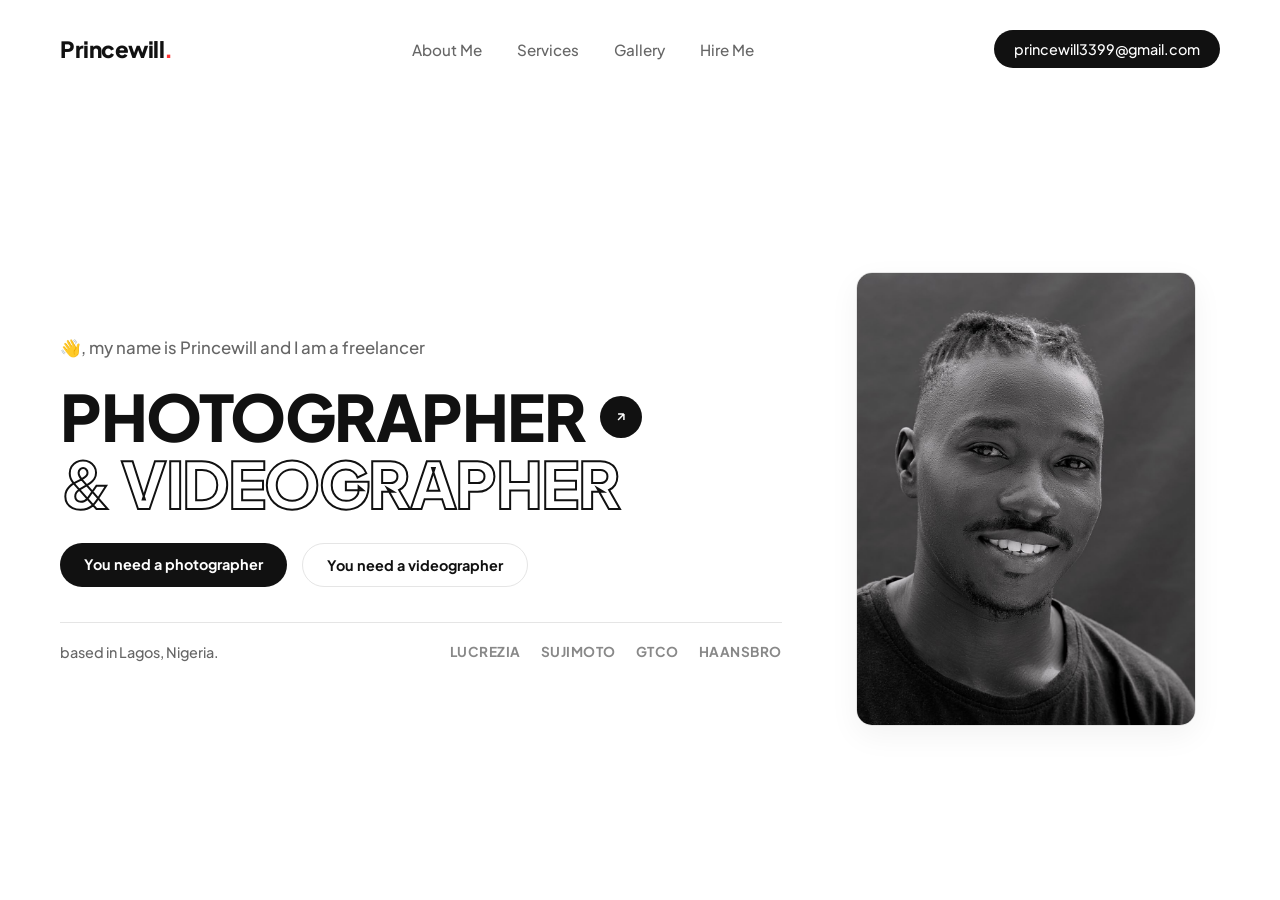
<file: index.html>
<!DOCTYPE html>
<html lang="en">
<head>
    <meta charset="UTF-8">
    <meta name="viewport" content="width=device-width, initial-scale=1.0, maximum-scale=1.0, user-scalable=no">
    <title>Princewill Tola | Photographer & Videographer</title>
    <link rel="icon" type="image/png" href="portrait.jpeg">
    <!-- Google Fonts -->
    <link href="https://fonts.googleapis.com/css2?family=Plus+Jakarta+Sans:wght@300;400;500;700;800&display=swap" rel="stylesheet">
    <link rel="stylesheet" href="index.style.css">
</head>
<body>

    <!-- Minimalist Top Bar -->
    <header class="top-bar">
        <a href="index.html" class="brand">Princewill<span class="dot">.</span></a>
        
        <!-- Desktop Nav Links -->
        <nav class="nav-links">
            <a href="about.html">About Me</a>
            <a href="services.html">Services</a>
            <a href="gallery.html">Gallery</a>
            <a href="contact.html">Hire Me</a>
        </nav>

        <div class="top-actions">
            <a href="contact.html" class="cta-badge desktop-only">princewill3399@gmail.com</a>
            
            <!-- Mobile Menu Toggle Button -->
            <button class="menu-toggle" id="menuToggle" aria-label="Toggle Navigation Menu">
                <span class="bar"></span>
                <span class="bar"></span>
            </button>
        </div>
    </header>

    <!-- Mobile Navigation Overlay Drawer -->
    <div class="mobile-nav-overlay" id="mobileNav">
        <div class="mobile-nav-content">
            <a href="index.html" class="mobile-link">Home</a>
            <a href="about.html" class="mobile-link">About Me</a>
            <a href="services.html" class="mobile-link">Services</a>
            <a href="gallery.html" class="mobile-link">Gallery</a>
            <a href="contact.html" class="mobile-link highlight">Hire Me</a>
            <div class="mobile-footer-info">
                <span>based in Lagos, Nigeria</span>
                <a href="mailto:princewill3399@gmail.com">princewill3399@gmail.com</a>
            </div>
        </div>
    </div>

    <!-- Main Hero Workspace (Two-Column Layout) -->
    <main class="hero-workspace">
        <div class="hero-container">
            
            <!-- Left Column: Content & Typography -->
            <div class="hero-left-col">
                <div class="hero-intro">
                    <span class="wave-emoji">👋</span>, my name is Princewill and I am a freelancer
                </div>

                <div class="hero-typography-wrapper">
                    <h1 class="hero-title">
                        <span class="solid-text">
                            Photographer
                            <!-- Interactive Circular Arrow pointing to Gallery / Reels -->
                            <span class="inline-badge" onclick="window.location.href='gallery.html'" title="View Reels & Gallery">
                                <svg width="14" height="14" viewBox="0 0 24 24" fill="none" stroke="currentColor" stroke-width="2.5"><path d="M7 17L17 7M17 7H7M17 7V17"/></svg>
                            </span>
                        </span>
                        <span class="outline-text">&amp; Videographer</span>
                    </h1>
                </div>

                <!-- Dual Choice CTA Buttons -->
                <div class="hero-cta-buttons">
                    <a href="contact.html?service=photography" class="choice-btn solid">You need a photographer</a>
                    <a href="contact.html?service=videography" class="choice-btn outlined">You need a videographer</a>
                </div>

                <!-- Bottom Row: Location & Client Logos -->
                <div class="hero-footer-row">
                    <div class="location-text">
                        based in Lagos, Nigeria.
                    </div>
                    <div class="client-logos">
                        <span class="client-logo">Lucrezia</span>
                        <span class="client-logo">Sujimoto</span>
                        <span class="client-logo">GTCO</span>
                        <span class="client-logo">Haansbro</span>
                    </div>
                </div>
            </div>

            <!-- Right Column: Portrait Graphic -->
            <div class="hero-right-col">
                <div class="portrait-container">
                    <img src="portrait.jpeg" alt="Princewill Tola Portrait" class="hero-portrait">
                </div>
            </div>

        </div>
    </main>

    <!-- JavaScript File for Toggle Menu -->
    <script src="index.script.js"></script>
</body>
</html>
</file>
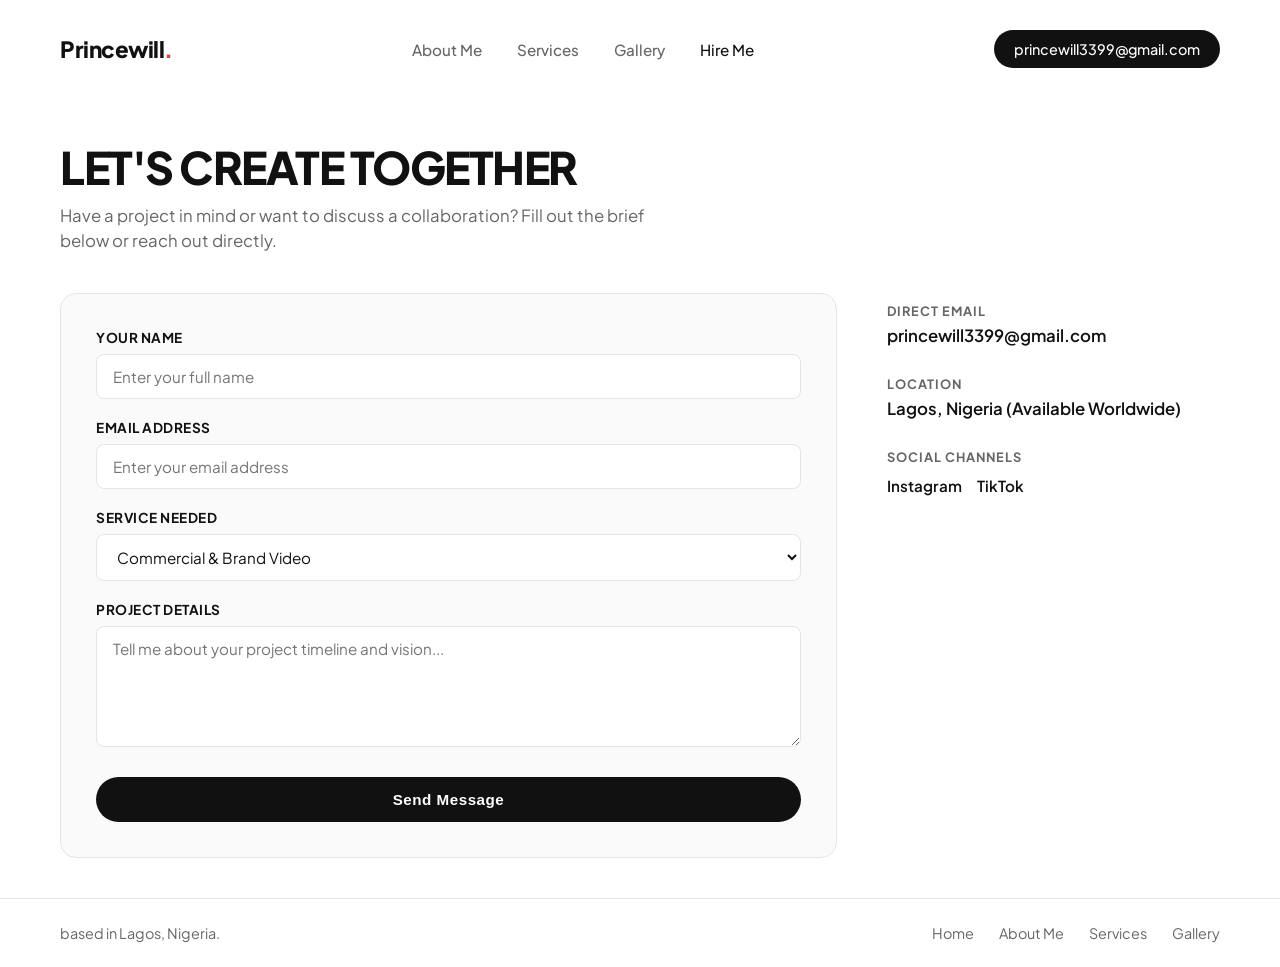
<file: contact.html>
<!DOCTYPE html>
<html lang="en">

<head>
    <meta charset="UTF-8">
    <meta name="viewport" content="width=device-width, initial-scale=1.0, maximum-scale=1.0, user-scalable=no">
    <title>Hire Me | Princewill Tola</title>
    <link rel="icon" type="image/png" href="portrait.jpeg">
    <!-- Google Fonts -->
    <link href="https://fonts.googleapis.com/css2?family=Plus+Jakarta+Sans:wght@300;400;500;700;800&display=swap"
        rel="stylesheet">
    <link rel="stylesheet" href="contact.style.css">
</head>

<body>

    <!-- Minimalist Top Bar -->
    <header class="top-bar">
        <a href="index.html" class="brand">Princewill<span class="dot">.</span></a>

        <!-- Desktop Nav Links -->
        <nav class="nav-links">
            <a href="about.html">About Me</a>
            <a href="services.html">Services</a>
            <a href="gallery.html">Gallery</a>
            <a href="contact.html" class="active-link">Hire Me</a>
        </nav>

        <div class="top-actions">
            <a href="contact.html" class="cta-badge desktop-only">princewill3399@gmail.com</a>

            <!-- Mobile Menu Toggle Button -->
            <button class="menu-toggle" id="menuToggle" aria-label="Toggle Navigation Menu">
                <span class="bar"></span>
                <span class="bar"></span>
            </button>
        </div>
    </header>

    <!-- Mobile Navigation Overlay Drawer -->
    <div class="mobile-nav-overlay" id="mobileNav">
        <div class="mobile-nav-content">
            <a href="index.html" class="mobile-link">Home</a>
            <a href="about.html" class="mobile-link">About Me</a>
            <a href="services.html" class="mobile-link">Services</a>
            <a href="gallery.html" class="mobile-link">Gallery</a>
            <a href="contact.html" class="mobile-link highlight">Hire Me</a>
            <div class="mobile-footer-info">
                <span>based in Lagos, Nigeria</span>
                <a href="mailto:princewill3399@gmail.com">princewill3399@gmail.com</a>
            </div>
        </div>
    </div>

    <!-- Main Contact Workspace -->
    <main class="contact-workspace">
        <div class="contact-container">

            <div class="contact-header-area">
                <h1 class="contact-header">LET'S CREATE TOGETHER</h1>
                <p class="contact-sub">Have a project in mind or want to discuss a collaboration? Fill out the brief
                    below or reach out directly.</p>
            </div>

            <div class="contact-grid">

                <!-- Contact Form Section -->
                <form action="https://formsubmit.co/princewill3399@gmail.com" method="POST" class="contact-form">

                    <!-- Honeypot Anti-Spam Field (keeps bots from spamming your inbox) -->
                    <input type="text" name="_honey" style="display:none">

                    <!-- Disable Captcha (Optional: remove this if you want a captcha check) -->
                    <input type="hidden" name="_captcha" value="false">

                    <!-- Redirect user back to a thank you section or page after submission (Optional) -->
                    <!-- <input type="hidden" name="_next" value="https://yourdomain.com/thank-you.html"> -->

                    <div class="form-group">
                        <label for="name">Your Name</label>
                        <input type="text" id="name" name="name" placeholder="Enter your full name" required>
                    </div>

                    <div class="form-group">
                        <label for="email">Email Address</label>
                        <input type="email" id="email" name="email" placeholder="Enter your email address" required>
                    </div>

                    <div class="form-group">
                        <label for="service">Service Needed</label>
                        <select id="service" name="service">
                            <option value="Commercial & Brand Video">Commercial & Brand Video</option>
                            <option value="Drone Cinematography">Drone Cinematography</option>
                            <option value="Photography">Photography</option>
                            <option value="Other Project">Other Project</option>
                        </select>
                    </div>

                    <div class="form-group">
                        <label for="message">Project Details</label>
                        <textarea id="message" name="message" rows="5"
                            placeholder="Tell me about your project timeline and vision..." required></textarea>
                    </div>

                    <button type="submit" class="submit-btn">Send Message</button>
                </form>

                <!-- Direct Details / Info Sidebar -->
                <div class="contact-info-sidebar">
                    <div class="info-block">
                        <span class="info-label">DIRECT EMAIL</span>
                        <a href="mailto:princewill3399@gmail.com" class="info-value">princewill3399@gmail.com</a>
                    </div>

                    <div class="info-block">
                        <span class="info-label">LOCATION</span>
                        <p class="info-value">Lagos, Nigeria (Available Worldwide)</p>
                    </div>

                    <div class="info-block">
                        <span class="info-label">SOCIAL CHANNELS</span>
                        <div class="social-links-list">
                            <a href="https://instagram.com" target="_blank" rel="noopener">Instagram</a>
                            <a href="https://tiktok.com/@princedeshooter_" target="_blank" rel="noopener">TikTok</a>
                        </div>
                    </div>
                </div>

            </div>

        </div>
    </main>

    <!-- Minimalist Footer -->
    <footer class="footer-bar">
        <div class="location-text">based in Lagos, Nigeria.</div>
        <div class="footer-links">
            <a href="index.html">Home</a>
            <a href="about.html">About Me</a>
            <a href="services.html">Services</a>
            <a href="gallery.html">Gallery</a>
        </div>
    </footer>

    <!-- JavaScript File -->
    <script src="contact.script.js"></script>
</body>

</html>
</file>
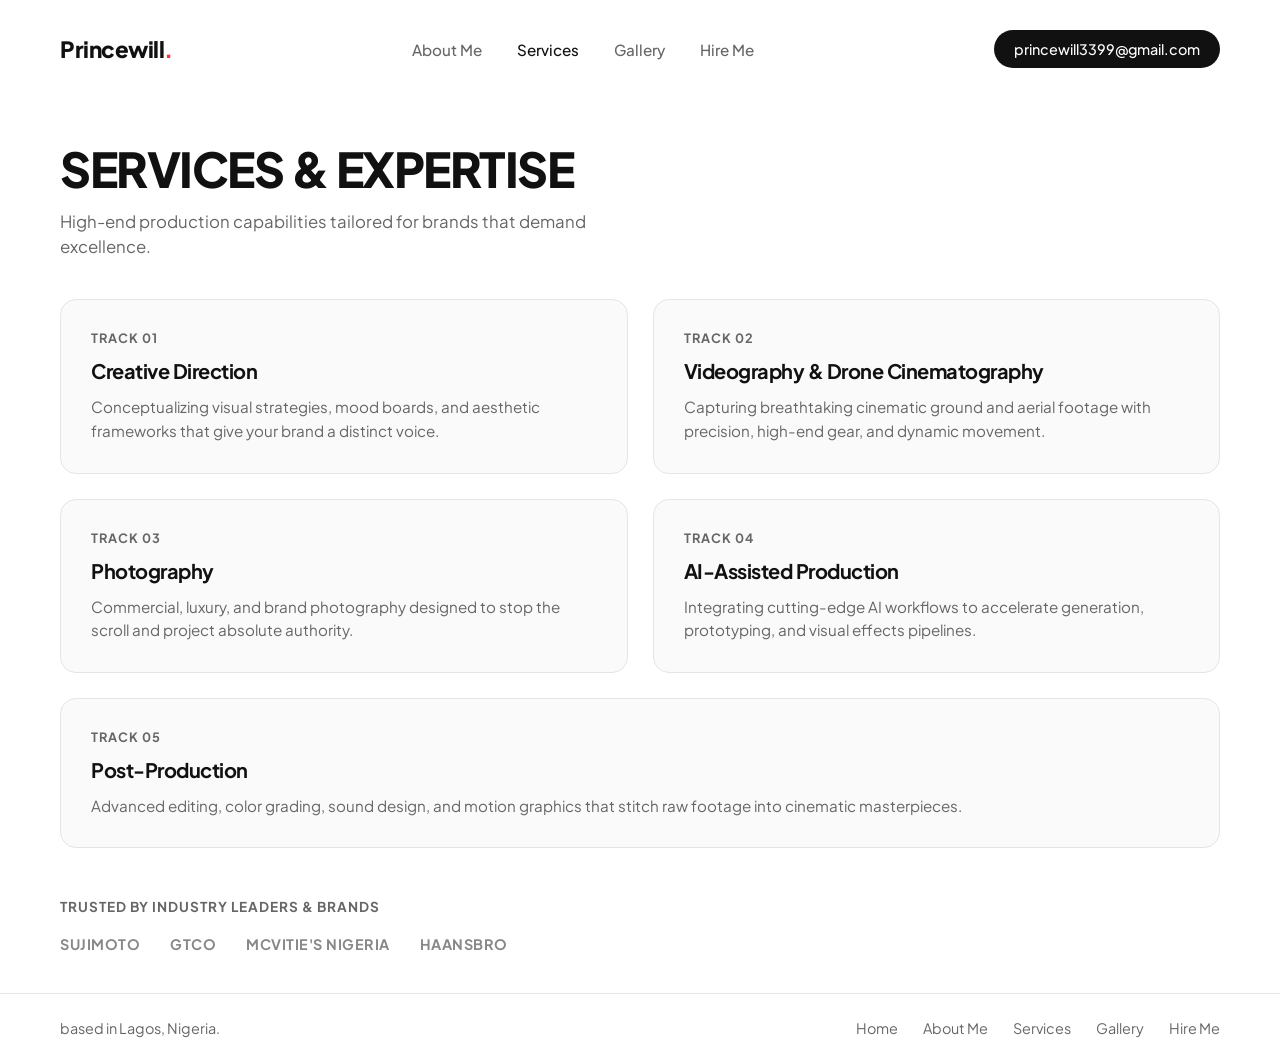
<file: services.html>
<!DOCTYPE html>
<html lang="en">
<head>
    <meta charset="UTF-8">
    <meta name="viewport" content="width=device-width, initial-scale=1.0, maximum-scale=1.0, user-scalable=no">
    <title>Services | Princewill Tola</title>
    <link rel="icon" type="image/png" href="portrait.jpeg">
    <!-- Google Fonts -->
    <link href="https://fonts.googleapis.com/css2?family=Plus+Jakarta+Sans:wght@300;400;500;700;800&display=swap" rel="stylesheet">
    <link rel="stylesheet" href="services.style.css">
</head>
<body>

    <!-- Minimalist Top Bar -->
    <header class="top-bar">
        <a href="index.html" class="brand">Princewill<span class="dot">.</span></a>
        
        <!-- Desktop Nav Links -->
        <nav class="nav-links">
            <a href="about.html">About Me</a>
            <a href="services.html" class="active-link">Services</a>
            <a href="gallery.html">Gallery</a>
            <a href="contact.html">Hire Me</a>
        </nav>

        <div class="top-actions">
            <a href="contact.html" class="cta-badge desktop-only">princewill3399@gmail.com</a>
            
            <!-- Mobile Menu Toggle Button -->
            <button class="menu-toggle" id="menuToggle" aria-label="Toggle Navigation Menu">
                <span class="bar"></span>
                <span class="bar"></span>
            </button>
        </div>
    </header>

    <!-- Mobile Navigation Overlay Drawer -->
    <div class="mobile-nav-overlay" id="mobileNav">
        <div class="mobile-nav-content">
            <a href="index.html" class="mobile-link">Home</a>
            <a href="about.html" class="mobile-link">About Me</a>
            <a href="services.html" class="mobile-link">Services</a>
            <a href="gallery.html" class="mobile-link">Gallery</a>
            <a href="contact.html" class="mobile-link highlight">Hire Me</a>
            <div class="mobile-footer-info">
                <span>based in Lagos, Nigeria</span>
                <a href="mailto:princewill3399@gmail.com">princewill3399@gmail.com</a>
            </div>
        </div>
    </div>

    <!-- Main Services Workspace -->
    <main class="services-workspace">
        <div class="services-container">
            <div class="section-title-wrapper">
                <h1 class="services-header">SERVICES & EXPERTISE</h1>
                <p class="services-sub">High-end production capabilities tailored for brands that demand excellence.</p>
            </div>

            <!-- Services Grid -->
            <div class="services-grid">
                
                <div class="service-card">
                    <span class="track-id">TRACK 01</span>
                    <h3 class="service-title">Creative Direction</h3>
                    <p class="service-desc">Conceptualizing visual strategies, mood boards, and aesthetic frameworks that give your brand a distinct voice.</p>
                </div>

                <div class="service-card">
                    <span class="track-id">TRACK 02</span>
                    <h3 class="service-title">Videography & Drone Cinematography</h3>
                    <p class="service-desc">Capturing breathtaking cinematic ground and aerial footage with precision, high-end gear, and dynamic movement.</p>
                </div>

                <div class="service-card">
                    <span class="track-id">TRACK 03</span>
                    <h3 class="service-title">Photography</h3>
                    <p class="service-desc">Commercial, luxury, and brand photography designed to stop the scroll and project absolute authority.</p>
                </div>

                <div class="service-card">
                    <span class="track-id">TRACK 04</span>
                    <h3 class="service-title">AI-Assisted Production</h3>
                    <p class="service-desc">Integrating cutting-edge AI workflows to accelerate generation, prototyping, and visual effects pipelines.</p>
                </div>

                <div class="service-card full-width-card">
                    <span class="track-id">TRACK 05</span>
                    <h3 class="service-title">Post-Production</h3>
                    <p class="service-desc">Advanced editing, color grading, sound design, and motion graphics that stitch raw footage into cinematic masterpieces.</p>
                </div>

            </div>

            <!-- Clients Section -->
            <div class="clients-section">
                <h4 class="clients-title">TRUSTED BY INDUSTRY LEADERS & BRANDS</h4>
                <div class="client-logos-grid">
                    <div class="client-logo-item">Sujimoto</div>
                    <div class="client-logo-item">GTCO</div>
                    <div class="client-logo-item">McVitie's Nigeria</div>
                    <div class="client-logo-item">Haansbro</div>
                </div>
            </div>

        </div>
    </main>

    <!-- Minimalist Footer -->
    <footer class="footer-bar">
        <div class="location-text">based in Lagos, Nigeria.</div>
        <div class="footer-links">
            <a href="index.html">Home</a>
            <a href="about.html">About Me</a>
            <a href="services.html">Services</a>
            <a href="gallery.html">Gallery</a>
            <a href="contact.html">Hire Me</a>
        </div>
    </footer>

    <!-- JavaScript File -->
    <script src="services.script.js"></script>
</body>
</html>
</file>
<file: index.style.css>
/* Minimalist Clean Theme Variables & Reset */
:root {
    --bg-color: #ffffff;
    --text-main: #111111;
    --text-muted: #666666;
    --border-color: #e5e5e5;
    --font-main: 'Plus Jakarta Sans', sans-serif;
}

* { margin: 0; padding: 0; box-sizing: border-box; }

body {
    background-color: var(--bg-color);
    color: var(--text-main);
    font-family: var(--font-main);
    min-height: 100vh;
    display: flex;
    flex-direction: column;
    justify-content: space-between;
    overflow-x: hidden;
}

/* Top Navigation Bar */
.top-bar {
    display: flex;
    justify-content: space-between;
    align-items: center;
    padding: 30px 60px;
    width: 100%;
    z-index: 100;
}

.brand {
    font-weight: 800;
    font-size: 1.4rem;
    letter-spacing: -0.5px;
    color: var(--text-main);
    text-decoration: none;
}

.brand .dot {
    color: #ff3333;
}

.nav-links {
    display: flex;
    gap: 35px;
}

.nav-links a {
    text-decoration: none;
    color: var(--text-muted);
    font-weight: 500;
    font-size: 0.95rem;
    transition: color 0.2s;
}

.nav-links a:hover {
    color: var(--text-main);
}

.top-actions {
    display: flex;
    align-items: center;
    gap: 25px;
}

.cta-badge {
    text-decoration: none;
    background-color: var(--text-main);
    color: #ffffff;
    padding: 10px 20px;
    border-radius: 30px;
    font-size: 0.9rem;
    font-weight: 500;
    transition: background-color 0.2s;
}

.cta-badge:hover {
    background-color: #333333;
}

/* Mobile Menu Button */
.menu-toggle {
    display: none;
    flex-direction: column;
    justify-content: space-between;
    width: 28px;
    height: 20px;
    background: transparent;
    border: none;
    cursor: pointer;
    z-index: 101;
}

.menu-toggle .bar {
    display: block;
    width: 100%;
    height: 2px;
    background-color: var(--text-main);
    transition: transform 0.3s ease, opacity 0.3s ease;
}

.menu-toggle.active .bar:nth-child(1) {
    transform: translateY(9px) rotate(45deg);
}

.menu-toggle.active .bar:nth-child(2) {
    transform: translateY(-9px) rotate(-45deg);
}

/* Mobile Nav Overlay Drawer */
.mobile-nav-overlay {
    position: fixed;
    top: 0;
    right: -100%;
    width: 100%;
    height: 100vh;
    background-color: var(--bg-color);
    z-index: 99;
    display: flex;
    flex-direction: column;
    justify-content: center;
    align-items: center;
    transition: right 0.4s cubic-bezier(0.77, 0, 0.175, 1);
}

.mobile-nav-overlay.open {
    right: 0;
}

.mobile-nav-content {
    display: flex;
    flex-direction: column;
    align-items: center;
    gap: 25px;
    text-align: center;
    padding: 20px;
}

.mobile-link {
    font-size: 1.8rem;
    font-weight: 700;
    text-decoration: none;
    color: var(--text-main);
    text-transform: uppercase;
    letter-spacing: -0.5px;
}

.mobile-link.highlight {
    color: #ff3333;
}

.mobile-footer-info {
    margin-top: 40px;
    display: flex;
    flex-direction: column;
    gap: 8px;
    font-size: 0.9rem;
    color: var(--text-muted);
}

.mobile-footer-info a {
    color: var(--text-main);
    text-decoration: none;
    font-weight: 600;
}

/* Two-Column Workspace Layout */
.hero-workspace {
    flex: 1;
    display: flex;
    align-items: center;
    justify-content: center;
    padding: 30px 60px;
    width: 100%;
}

.hero-container {
    max-width: 1200px;
    width: 100%;
    display: grid;
    grid-template-columns: 1.3fr 0.7fr;
    gap: 50px;
    align-items: center;
}

.hero-left-col {
    display: flex;
    flex-direction: column;
    gap: 25px;
}

.hero-intro {
    font-size: 1.05rem;
    color: var(--text-muted);
    font-weight: 500;
}

.wave-emoji {
    display: inline-block;
}

.hero-title {
    font-size: clamp(2.8rem, 5vw, 5.2rem);
    font-weight: 800;
    line-height: 1.05;
    text-transform: uppercase;
    letter-spacing: -1.5px;
    display: flex;
    flex-direction: column;
}

.solid-text {
    color: var(--text-main);
    display: flex;
    align-items: center;
    gap: 15px;
    flex-wrap: wrap;
}

.outline-text {
    color: transparent;
    -webkit-text-stroke: 2px var(--text-main);
    white-space: nowrap;
}

/* Inline Circular Arrow Badge */
.inline-badge {
    display: inline-flex;
    align-items: center;
    justify-content: center;
    width: 42px;
    height: 42px;
    background-color: var(--text-main);
    color: #ffffff;
    border-radius: 50%;
    cursor: pointer;
    transition: transform 0.2s ease, background-color 0.2s ease;
    flex-shrink: 0;
}

.inline-badge:hover {
    transform: scale(1.08);
    background-color: #ff3333;
}

/* Portrait Right Column */
.hero-right-col {
    display: flex;
    justify-content: center;
    align-items: center;
    width: 100%;
}

.portrait-container {
    width: 100%;
    max-width: 340px;
    aspect-ratio: 3 / 4;
    border-radius: 16px;
    overflow: hidden;
    border: 1px solid var(--border-color);
    box-shadow: 0 10px 30px rgba(0, 0, 0, 0.05);
}

.hero-portrait {
    width: 100%;
    height: 100%;
    object-fit: cover;
    object-position: center top;
}

/* Dual Choice CTA Buttons */
.hero-cta-buttons {
    display: flex;
    gap: 15px;
    flex-wrap: wrap;
}

.choice-btn {
    text-decoration: none;
    padding: 12px 24px;
    border-radius: 30px;
    font-size: 0.9rem;
    font-weight: 700;
    transition: all 0.2s ease;
}

.choice-btn.solid {
    background-color: var(--text-main);
    color: #ffffff;
}

.choice-btn.solid:hover {
    background-color: #333333;
}

.choice-btn.outlined {
    background-color: transparent;
    color: var(--text-main);
    border: 1px solid var(--border-color);
}

.choice-btn.outlined:hover {
    border-color: var(--text-main);
}

/* Hero Footer Row */
.hero-footer-row {
    display: flex;
    justify-content: space-between;
    align-items: center;
    border-top: 1px solid var(--border-color);
    padding-top: 20px;
    margin-top: 10px;
}

.location-text {
    font-size: 0.9rem;
    color: var(--text-muted);
    font-weight: 500;
}

.client-logos {
    display: flex;
    gap: 20px;
    align-items: center;
}

.client-logo {
    font-size: 0.85rem;
    font-weight: 700;
    color: #888888;
    text-transform: uppercase;
    letter-spacing: 0.5px;
}

/* =========================================
   RESPONSIVE DESIGN (Mobile & Tablets)
   ========================================= */

@media (max-width: 950px) {
    .top-bar {
        padding: 20px;
    }

    .nav-links, .top-actions .desktop-only {
        display: none; 
    }

    .menu-toggle {
        display: flex;
    }

    .hero-workspace {
        padding: 30px 20px;
    }

    .hero-container {
        grid-template-columns: 1fr;
        gap: 30px;
    }

    /* Keeps image on top for mobile layout, matching container padding margins */
    .hero-right-col {
        order: -1; 
        width: 100%;
        padding: 0;
    }

    .portrait-container {
        max-width: 100%; /* Follows the exact width margin bounds of the screen */
        height: 380px;
    }

    .hero-title {
        font-size: 2.3rem; /* Scaled down slightly for clean mobile rendering */
        letter-spacing: -1px;
    }

    .outline-text {
        white-space: normal; /* Allows clean multi-line wrapping */
        word-break: break-word;
    }

    .hero-cta-buttons {
        flex-direction: column;
    }

    .choice-btn {
        text-align: center;
    }

    .hero-footer-row {
        flex-direction: column;
        align-items: flex-start;
        gap: 15px;
    }

    .client-logos {
        flex-wrap: wrap;
        gap: 12px;
    }
}
</file>
<file: contact.style.css>
/* Minimalist Clean Theme Variables & Reset */
:root {
    --bg-color: #ffffff;
    --text-main: #111111;
    --text-muted: #666666;
    --border-color: #e5e5e5;
    --font-main: 'Plus Jakarta Sans', sans-serif;
}

* { margin: 0; padding: 0; box-sizing: border-box; }

body {
    background-color: var(--bg-color);
    color: var(--text-main);
    font-family: var(--font-main);
    min-height: 100vh;
    display: flex;
    flex-direction: column;
    justify-content: space-between;
    overflow-x: hidden;
}

/* Top Navigation Bar */
.top-bar {
    display: flex;
    justify-content: space-between;
    align-items: center;
    padding: 30px 60px;
    width: 100%;
    z-index: 100;
}

.brand {
    font-weight: 800;
    font-size: 1.4rem;
    letter-spacing: -0.5px;
    color: var(--text-main);
    text-decoration: none;
}

.brand .dot {
    color: #ff3333;
}

.nav-links {
    display: flex;
    gap: 35px;
}

.nav-links a {
    text-decoration: none;
    color: var(--text-muted);
    font-weight: 500;
    font-size: 0.95rem;
    transition: color 0.2s;
}

.nav-links a:hover, .nav-links a.active-link {
    color: var(--text-main);
}

.top-actions {
    display: flex;
    align-items: center;
    gap: 25px;
}

.cta-badge {
    text-decoration: none;
    background-color: var(--text-main);
    color: #ffffff;
    padding: 10px 20px;
    border-radius: 30px;
    font-size: 0.9rem;
    font-weight: 500;
    transition: background-color 0.2s;
}

.cta-badge:hover {
    background-color: #333333;
}

/* Mobile Menu Button */
.menu-toggle {
    display: none;
    flex-direction: column;
    justify-content: space-between;
    width: 28px;
    height: 20px;
    background: transparent;
    border: none;
    cursor: pointer;
    z-index: 101;
}

.menu-toggle .bar {
    display: block;
    width: 100%;
    height: 2px;
    background-color: var(--text-main);
    transition: transform 0.3s ease, opacity 0.3s ease;
}

.menu-toggle.active .bar:nth-child(1) {
    transform: translateY(9px) rotate(45deg);
}

.menu-toggle.active .bar:nth-child(2) {
    transform: translateY(-9px) rotate(-45deg);
}

/* Mobile Nav Overlay Drawer */
.mobile-nav-overlay {
    position: fixed;
    top: 0;
    right: -100%;
    width: 100%;
    height: 100vh;
    background-color: var(--bg-color);
    z-index: 99;
    display: flex;
    flex-direction: column;
    justify-content: center;
    align-items: center;
    transition: right 0.4s cubic-bezier(0.77, 0, 0.175, 1);
}

.mobile-nav-overlay.open {
    right: 0;
}

.mobile-nav-content {
    display: flex;
    flex-direction: column;
    align-items: center;
    gap: 25px;
    text-align: center;
    padding: 20px;
}

.mobile-link {
    font-size: 1.8rem;
    font-weight: 700;
    text-decoration: none;
    color: var(--text-main);
    text-transform: uppercase;
    letter-spacing: -0.5px;
    transition: opacity 0.2s;
}

.mobile-link:hover {
    opacity: 0.5;
}

.mobile-link.highlight {
    color: #ff3333;
}

.mobile-footer-info {
    margin-top: 40px;
    display: flex;
    flex-direction: column;
    gap: 8px;
    font-size: 0.9rem;
    color: var(--text-muted);
}

.mobile-footer-info a {
    color: var(--text-main);
    text-decoration: none;
    font-weight: 600;
}

/* Contact Workspace */
.contact-workspace {
    flex: 1;
    display: flex;
    align-items: center;
    justify-content: center;
    padding: 40px 60px;
    width: 100%;
}

.contact-container {
    max-width: 1200px;
    width: 100%;
    display: flex;
    flex-direction: column;
    gap: 40px;
}

.contact-header-area {
    display: flex;
    flex-direction: column;
    gap: 8px;
}

.contact-header {
    font-weight: 800;
    font-size: 2.8rem;
    letter-spacing: -1.5px;
    text-transform: uppercase;
    color: var(--text-main);
}

.contact-sub {
    font-size: 1.05rem;
    color: var(--text-muted);
    max-width: 600px;
    line-height: 1.5;
}

/* Contact Grid Layout */
.contact-grid {
    display: grid;
    grid-template-columns: 1.4fr 0.6fr;
    gap: 50px;
    align-items: flex-start;
}

/* Form Styles */
.contact-form {
    display: flex;
    flex-direction: column;
    gap: 20px;
    background: #fafafa;
    border: 1px solid var(--border-color);
    border-radius: 16px;
    padding: 35px;
}

.form-group {
    display: flex;
    flex-direction: column;
    gap: 8px;
}

.form-group label {
    font-size: 0.85rem;
    font-weight: 700;
    text-transform: uppercase;
    letter-spacing: 0.5px;
    color: var(--text-main);
}

.form-group input, 
.form-group select, 
.form-group textarea {
    background: #ffffff;
    border: 1px solid var(--border-color);
    border-radius: 8px;
    padding: 12px 16px;
    font-size: 0.95rem;
    font-family: var(--font-main);
    color: var(--text-main);
    outline: none;
    transition: border-color 0.2s;
}

.form-group input:focus, 
.form-group select:focus, 
.form-group textarea:focus {
    border-color: var(--text-main);
}

.submit-btn {
    margin-top: 10px;
    background-color: var(--text-main);
    color: #ffffff;
    border: none;
    border-radius: 30px;
    padding: 14px 24px;
    font-size: 0.95rem;
    font-weight: 700;
    letter-spacing: 0.5px;
    cursor: pointer;
    transition: background-color 0.2s;
}

.submit-btn:hover {
    background-color: #333333;
}

/* Info Sidebar Styles */
.contact-info-sidebar {
    display: flex;
    flex-direction: column;
    gap: 30px;
    padding-top: 10px;
}

.info-block {
    display: flex;
    flex-direction: column;
    gap: 6px;
}

.info-label {
    font-size: 0.8rem;
    font-weight: 700;
    letter-spacing: 1px;
    color: var(--text-muted);
}

.info-value {
    font-size: 1.05rem;
    font-weight: 600;
    color: var(--text-main);
    text-decoration: none;
}

.info-value:hover {
    text-decoration: underline;
}

.social-links-list {
    display: flex;
    gap: 15px;
    margin-top: 5px;
}

.social-links-list a {
    color: var(--text-main);
    font-weight: 600;
    text-decoration: none;
    font-size: 0.95rem;
    position: relative;
}

.social-links-list a::after {
    content: '';
    position: absolute;
    width: 100%;
    height: 1px;
    bottom: -2px;
    left: 0;
    background-color: var(--text-main);
    transform: scaleX(0);
    transition: transform 0.2s ease;
}

.social-links-list a:hover::after {
    transform: scaleX(1);
}

/* Minimalist Footer Bar */
.footer-bar {
    display: flex;
    justify-content: space-between;
    align-items: center;
    padding: 25px 60px;
    width: 100%;
    border-top: 1px solid var(--border-color);
    font-size: 0.9rem;
    color: var(--text-muted);
}

.footer-links {
    display: flex;
    gap: 25px;
}

.footer-links a {
    text-decoration: none;
    color: var(--text-muted);
    transition: color 0.2s;
}

.footer-links a:hover {
    color: var(--text-main);
}

/* =========================================
   RESPONSIVE DESIGN (Mobile & Tablets)
   ========================================= */

@media (max-width: 900px) {
    .top-bar, .footer-bar {
        padding: 20px;
    }

    .nav-links, .footer-links, .top-actions .desktop-only {
        display: none; 
    }

    .menu-toggle {
        display: flex;
    }

    .contact-workspace {
        padding: 30px 20px;
    }

    .contact-header {
        font-size: 2.1rem;
    }

    .contact-grid {
        grid-template-columns: 1fr;
        gap: 30px;
    }

    .contact-form {
        padding: 24px 20px;
    }
}
</file>
<file: services.style.css>
/* Minimalist Clean Theme Variables & Reset */
:root {
    --bg-color: #ffffff;
    --text-main: #111111;
    --text-muted: #666666;
    --border-color: #e5e5e5;
    --font-main: 'Plus Jakarta Sans', sans-serif;
}

* { margin: 0; padding: 0; box-sizing: border-box; }

body {
    background-color: var(--bg-color);
    color: var(--text-main);
    font-family: var(--font-main);
    min-height: 100vh;
    display: flex;
    flex-direction: column;
    justify-content: space-between;
    overflow-x: hidden;
}

/* Top Navigation Bar */
.top-bar {
    display: flex;
    justify-content: space-between;
    align-items: center;
    padding: 30px 60px;
    width: 100%;
    z-index: 100;
}

.brand {
    font-weight: 800;
    font-size: 1.4rem;
    letter-spacing: -0.5px;
    color: var(--text-main);
    text-decoration: none;
}

.brand .dot {
    color: #ff3333;
}

.nav-links {
    display: flex;
    gap: 35px;
}

.nav-links a {
    text-decoration: none;
    color: var(--text-muted);
    font-weight: 500;
    font-size: 0.95rem;
    transition: color 0.2s;
}

.nav-links a:hover, .nav-links a.active-link {
    color: var(--text-main);
}

.top-actions {
    display: flex;
    align-items: center;
    gap: 25px;
}

.lang-switch {
    font-size: 0.9rem;
    font-weight: 600;
}

.lang-switch .lang.active {
    border-bottom: 2px solid var(--text-main);
    padding-bottom: 2px;
}

.cta-badge {
    text-decoration: none;
    background-color: var(--text-main);
    color: #ffffff;
    padding: 10px 20px;
    border-radius: 30px;
    font-size: 0.9rem;
    font-weight: 500;
    transition: background-color 0.2s;
}

.cta-badge:hover {
    background-color: #333333;
}

/* Mobile Menu Button (Hidden on Desktop) */
.menu-toggle {
    display: none;
    flex-direction: column;
    justify-content: space-between;
    width: 28px;
    height: 20px;
    background: transparent;
    border: none;
    cursor: pointer;
    z-index: 101;
}

.menu-toggle .bar {
    display: block;
    width: 100%;
    height: 2px;
    background-color: var(--text-main);
    transition: transform 0.3s ease, opacity 0.3s ease;
}

.menu-toggle.active .bar:nth-child(1) {
    transform: translateY(9px) rotate(45deg);
}

.menu-toggle.active .bar:nth-child(2) {
    transform: translateY(-9px) rotate(-45deg);
}

/* Mobile Nav Overlay Drawer */
.mobile-nav-overlay {
    position: fixed;
    top: 0;
    right: -100%;
    width: 100%;
    height: 100vh;
    background-color: var(--bg-color);
    z-index: 99;
    display: flex;
    flex-direction: column;
    justify-content: center;
    align-items: center;
    transition: right 0.4s cubic-bezier(0.77, 0, 0.175, 1);
}

.mobile-nav-overlay.open {
    right: 0;
}

.mobile-nav-content {
    display: flex;
    flex-direction: column;
    align-items: center;
    gap: 25px;
    text-align: center;
    padding: 20px;
}

.mobile-link {
    font-size: 1.8rem;
    font-weight: 700;
    text-decoration: none;
    color: var(--text-main);
    text-transform: uppercase;
    letter-spacing: -0.5px;
    transition: opacity 0.2s;
}

.mobile-link:hover {
    opacity: 0.5;
}

.mobile-link.highlight {
    color: #ff3333;
}

.mobile-footer-info {
    margin-top: 40px;
    display: flex;
    flex-direction: column;
    gap: 8px;
    font-size: 0.9rem;
    color: var(--text-muted);
}

.mobile-footer-info a {
    color: var(--text-main);
    text-decoration: none;
    font-weight: 600;
}

/* Main Services Workspace */
.services-workspace {
    flex: 1;
    display: flex;
    align-items: center;
    justify-content: center;
    padding: 40px 60px;
    width: 100%;
}

.services-container {
    max-width: 1200px;
    width: 100%;
    display: flex;
    flex-direction: column;
    gap: 40px;
}

.section-title-wrapper {
    display: flex;
    flex-direction: column;
    gap: 10px;
}

.services-header {
    font-weight: 800;
    font-size: 3rem;
    letter-spacing: -1.5px;
    text-transform: uppercase;
    color: var(--text-main);
}

.services-sub {
    font-size: 1.05rem;
    color: var(--text-muted);
    max-width: 600px;
    line-height: 1.5;
}

/* Services Grid Layout */
.services-grid {
    display: grid;
    grid-template-columns: repeat(2, 1fr);
    gap: 25px;
}

.service-card {
    background: #fafafa;
    border: 1px solid var(--border-color);
    border-radius: 16px;
    padding: 30px;
    display: flex;
    flex-direction: column;
    gap: 12px;
    transition: transform 0.2s ease, border-color 0.2s ease;
}

.service-card:hover {
    border-color: var(--text-main);
    transform: translateY(-3px);
}

.full-width-card {
    grid-column: span 2;
}

.track-id {
    font-size: 0.8rem;
    font-weight: 700;
    color: var(--text-muted);
    letter-spacing: 1px;
}

.service-card h3 {
    font-size: 1.25rem;
    font-weight: 700;
    letter-spacing: -0.5px;
    color: var(--text-main);
}

.service-card p {
    font-size: 0.95rem;
    color: var(--text-muted);
    line-height: 1.55;
}

/* Clients Section */
.clients-section {
    margin-top: 10px;
    display: flex;
    flex-direction: column;
    gap: 20px;
}

.clients-title {
    font-size: 0.85rem;
    font-weight: 700;
    color: var(--text-muted);
    letter-spacing: 1px;
    text-transform: uppercase;
}

.client-logos-grid {
    display: flex;
    gap: 30px;
    align-items: center;
    flex-wrap: wrap;
}

.client-logo-item {
    font-size: 0.9rem;
    font-weight: 700;
    color: #888888;
    letter-spacing: 0.5px;
    text-transform: uppercase;
}

/* Minimalist Footer Bar */
.footer-bar {
    display: flex;
    justify-content: space-between;
    align-items: center;
    padding: 25px 60px;
    width: 100%;
    border-top: 1px solid var(--border-color);
    font-size: 0.9rem;
    color: var(--text-muted);
}

.footer-links {
    display: flex;
    gap: 25px;
}

.footer-links a {
    text-decoration: none;
    color: var(--text-muted);
    transition: color 0.2s;
}

.footer-links a:hover {
    color: var(--text-main);
}

/* =========================================
   RESPONSIVE DESIGN (Mobile & Tablets)
   ========================================= */

@media (max-width: 900px) {
    .top-bar, .footer-bar {
        padding: 20px;
    }

    .nav-links, .footer-links, .top-actions .desktop-only {
        display: none; 
    }

    .menu-toggle {
        display: flex;
    }

    .services-workspace {
        padding: 30px 20px;
    }

    .services-header {
        font-size: 2.2rem;
    }

    .services-grid {
        grid-template-columns: 1fr;
        gap: 20px;
    }

    .full-width-card {
        grid-column: span 1;
    }

    .service-card {
        padding: 24px 20px;
    }

    .client-logos-grid {
        gap: 15px;
    }
}
</file>
